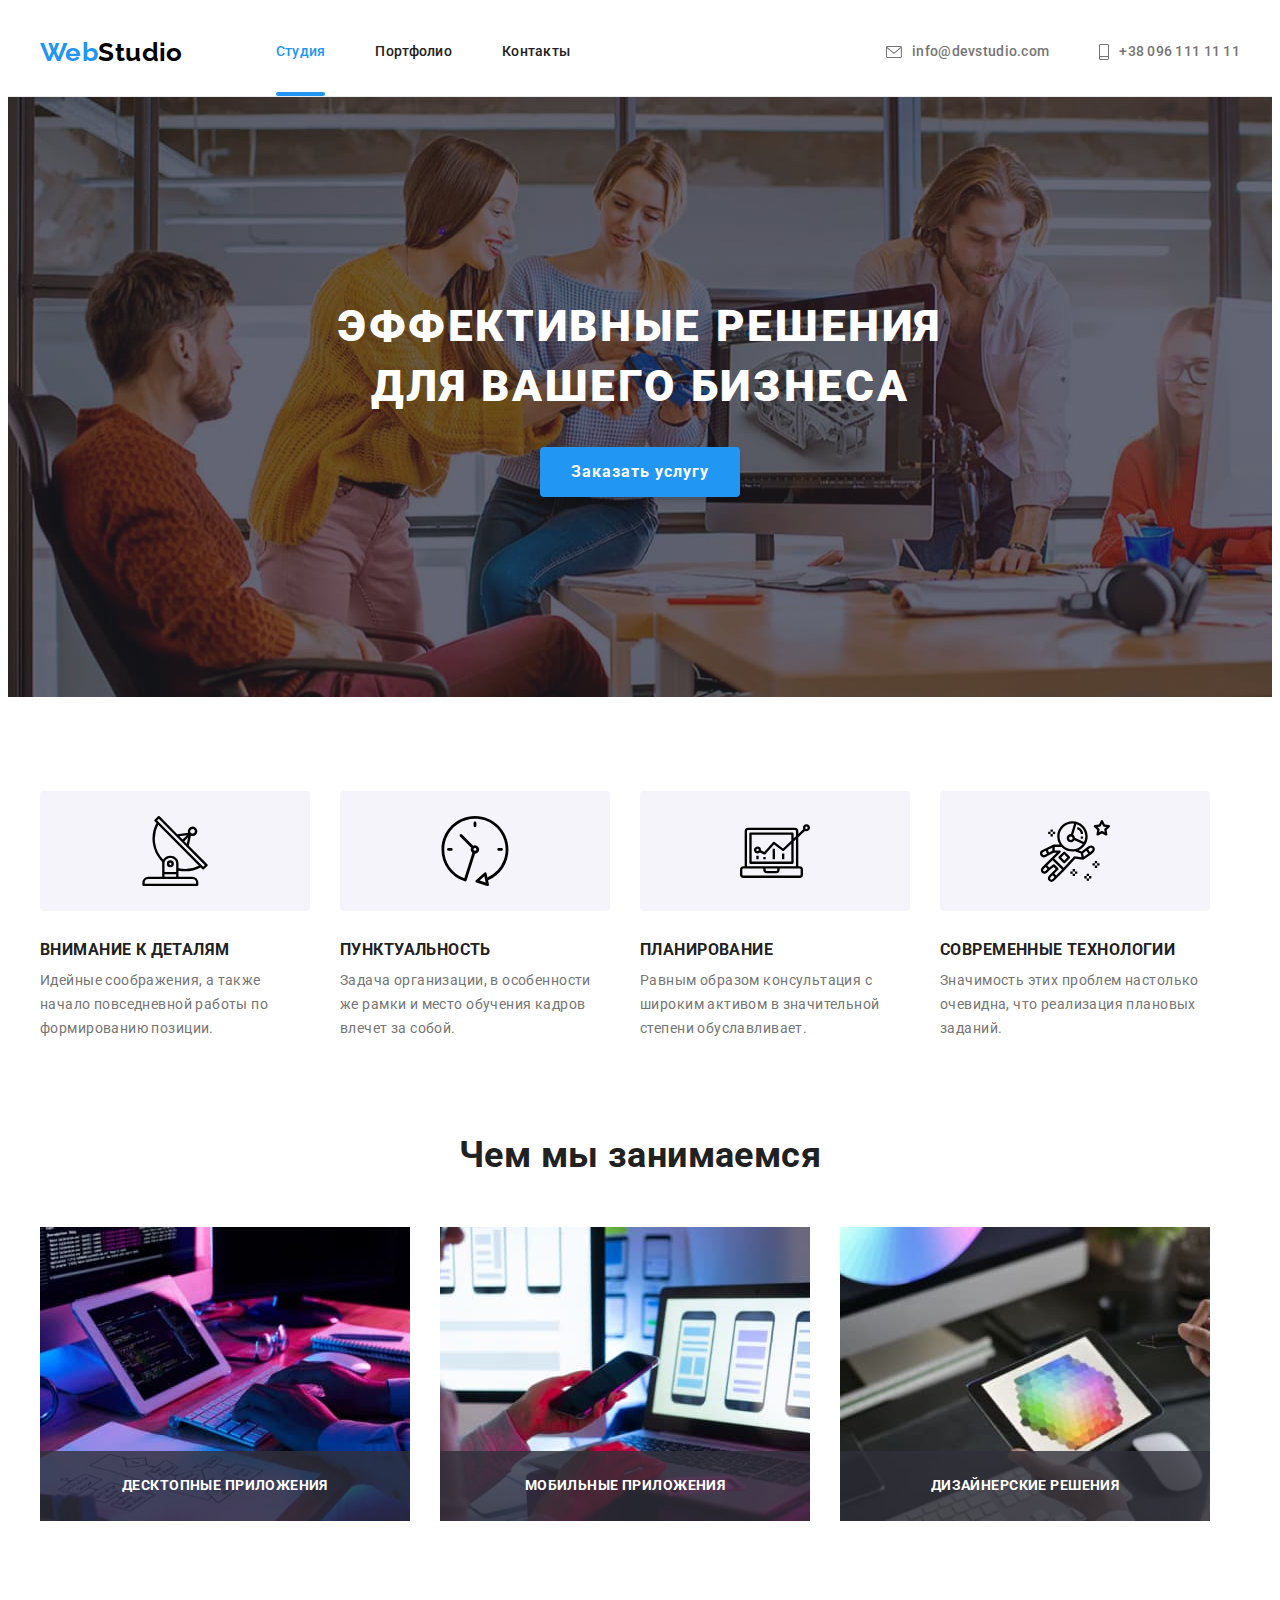
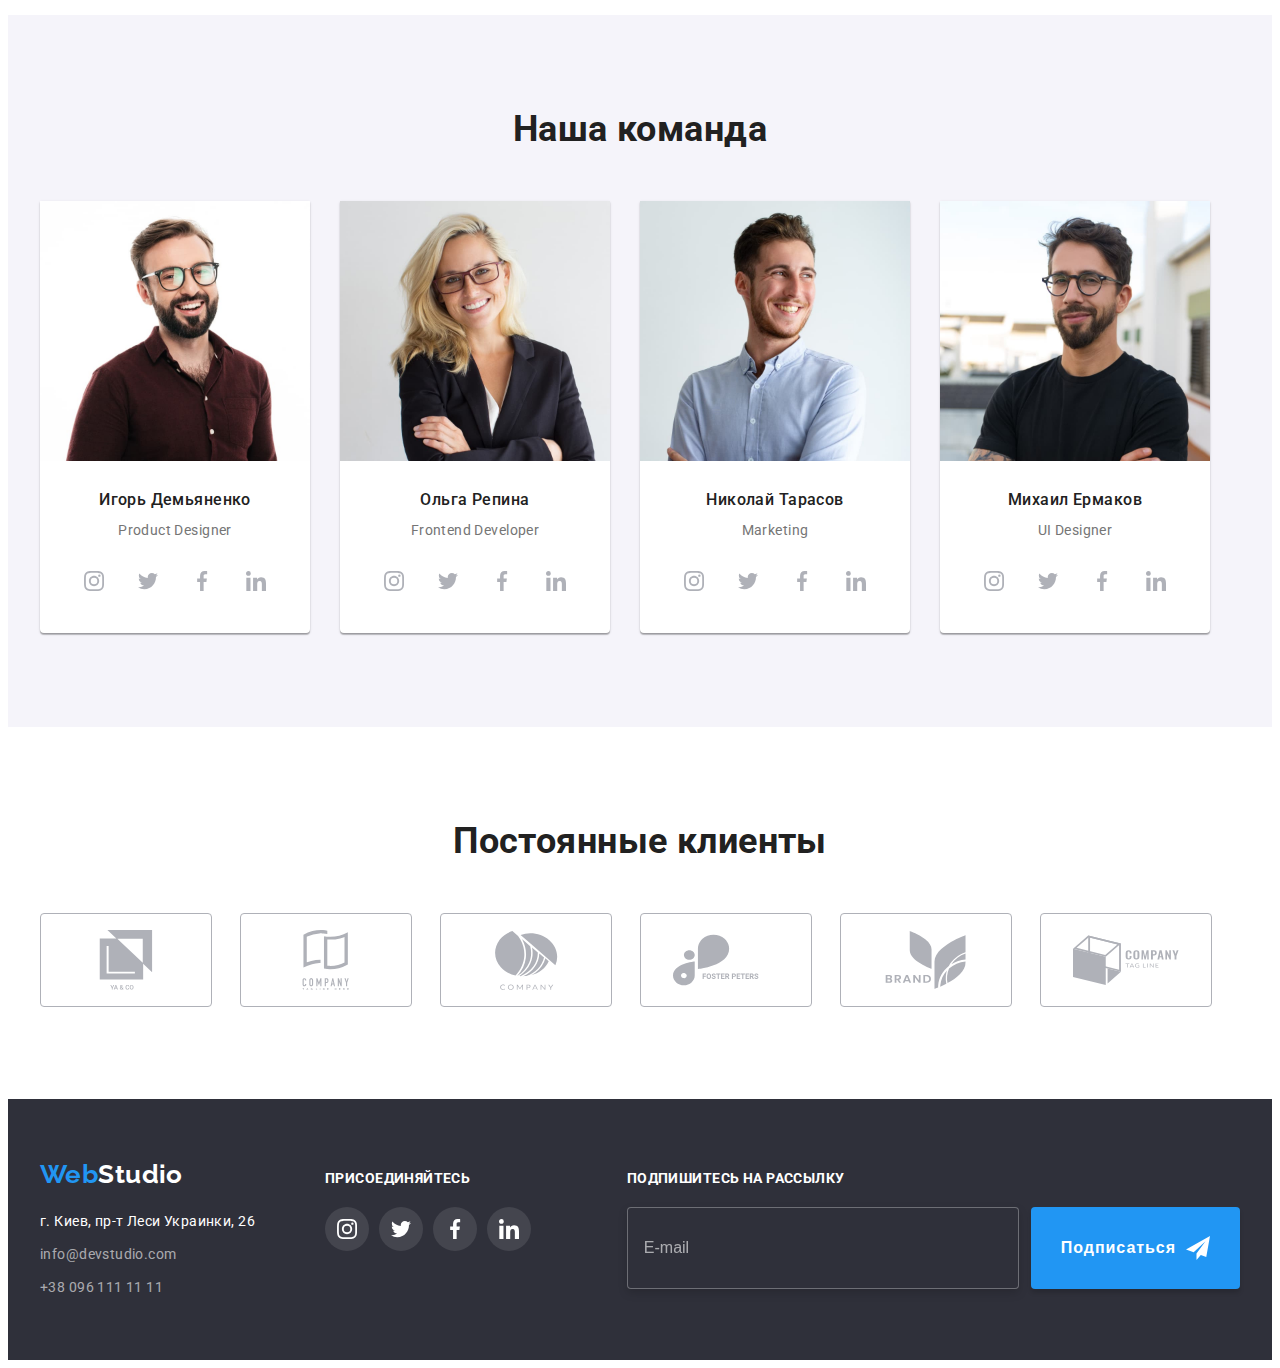
<file: index.html>
<!DOCTYPE html>
<html lang="ru">
  <head>
    <meta charset="UTF-8" />
    <meta http-equiv="X-UA-Compatible" content="IE=edge" />
    <meta name="viewport" content="width=device-width, initial-scale=1.0" />

    <link rel="preconnect" href="https://fonts.googleapis.com" />
    <link rel="preconnect" href="https://fonts.gstatic.com" crossorigin />
    <link
      href="https://fonts.googleapis.com/css2?family=Raleway:wght@700&family=Roboto:wght@400;500;700;900&display=swap"
      rel="stylesheet"
    />
    <link
      rel="stylesheet"
      href="https://cdnjs.cloudflare.com/ajax/libs/modern-normalize/1.1.0/modern-normalize.min.css"
      integrity="sha512-wpPYUAdjBVSE4KJnH1VR1HeZfpl1ub8YT/NKx4PuQ5NmX2tKuGu6U/JRp5y+Y8XG2tV+wKQpNHVUX03MfMFn9Q=="
      crossorigin="anonymous"
      referrerpolicy="no-referrer"
    />
    <link rel="stylesheet" href="./css/style.css" />
    <title>Студия</title>
  </head>
  <body>
    <!-- header -->
    <header class="page-header">
      <div class="container main-nav">
        <a class="logo" href="./index.html">Web<span class="logo-dark">Studio</span></a>
        <nav class="left-nav">
          <ul class="site-nav">
            <li class="site-nav-item">
              <a class="site-nav-link current" href="./index.html">Студия</a>
            </li>
            <li class="site-nav-item">
              <a class="site-nav-link" href="./portfolio.html">Портфолио</a>
            </li>
            <li class="site-nav-item"><a class="site-nav-link" href="/">Контакты</a></li>
          </ul>
        </nav>
        <ul class="contacts-nav">
          <li class="contacts-nav-item">
            <a class="contacts-nav-link" href="mailto:info@devstudio.com">
              <svg class="contacts-nav-icon" width="16" height="12">
                <use href="./images/icons.svg#envelope"></use>
              </svg>
              info@devstudio.com</a
            >
          </li>
          <li class="contacts-nav-item">
            <a class="contacts-nav-link" href="tel:+380961111111">
              <svg class="contacts-nav-icon" width="10" height="16">
                <use href="./images/icons.svg#smartphone"></use>
              </svg>
              +38 096 111 11 11</a
            >
          </li>
        </ul>
      </div>
    </header>
    <main>
      <!-- hero -->
      <section class="hero">
        <div class="container">
          <h1 class="hero-title">Эффективные решения для вашего бизнеса</h1>
          <button data-modal-open class="hero-button" type="button">Заказать услугу</button>
        </div>
      </section>
      <!-- Наши преимущества -->
      <section class="section">
        <div class="container">
          <h2 class="section-title visually-hidden">Наши преимущества</h2>
          <ul class="features">
            <li class="features-item">
              <div class="features-icons">
                <svg class="features-icon-antenna" width="70" height="70">
                  <use href="./images/icons.svg#antenna"></use>
                </svg>
              </div>
              <h3 class="features-title">Внимание к деталям</h3>
              <p>
                Идейные соображения, а также начало повседневной работы по формированию позиции.
              </p>
            </li>
            <li class="features-item">
              <div class="features-icons">
                <svg class="features-icon-clock" width="70" height="70">
                  <use href="./images/icons.svg#clock"></use>
                </svg>
              </div>
              <h3 class="features-title">Пунктуальность</h3>
              <p>
                Задача организации, в особенности же рамки и место обучения кадров влечет за собой.
              </p>
            </li>
            <li class="features-item">
              <div class="features-icons">
                <svg class="features-icon-diagram" width="70" height="70">
                  <use href="./images/icons.svg#diagram"></use>
                </svg>
              </div>
              <h3 class="features-title">Планирование</h3>
              <p>
                Равным образом консультация с широким активом в значительной степени обуславливает.
              </p>
            </li>
            <li class="features-item">
              <div class="features-icons">
                <svg class="features-icon-astronaut" width="70" height="70">
                  <use href="./images/icons.svg#astronaut"></use>
                </svg>
              </div>
              <h3 class="features-title">Современные технологии</h3>
              <p>Значимость этих проблем настолько очевидна, что реализация плановых заданий.</p>
            </li>
          </ul>
        </div>
      </section>
      <!-- Чем мы занимаемся -->
      <section class="section work-section">
        <div class="container">
          <h2 class="section-title">Чем мы занимаемся</h2>
          <ul class="work-img">
            <li class="work-item">
              <img
                class="work-item-img"
                src="./images/box1.jpg"
                alt="Работа за компьютером"
                width="370"
              />
              <div class="work-item-tumb">
                <h3 class="work-item-header">Десктопные приложения</h3>
              </div>
            </li>
            <li class="work-item">
              <img src="./images/box2.jpg" alt="Работа с телефоном" width="370" />
              <div class="work-item-tumb">
                <h3 class="work-item-header">Мобильные приложения</h3>
              </div>
            </li>
            <li class="work-item">
              <img src="./images/box3.jpg" alt="Работа с планшетом" width="370" />
              <div class="work-item-tumb">
                <h3 class="work-item-header">Дизайнерские решения</h3>
              </div>
            </li>
          </ul>
        </div>
      </section>
      <!-- Наша команда -->
      <section class="section section-team">
        <div class="container">
          <h2 class="section-title">Наша команда</h2>
          <ul class="team-desc">
            <li class="team-item">
              <img src="./images/ihor.jpg" alt="Игорь Демьяненко" width="270" />
              <div class="team-tumb">
                <h3 class="team-header">Игорь Демьяненко</h3>
                <p class="team-text" lang="en">Product Designer</p>
                <ul class="team-icons">
                  <li class="team-icons-list">
                    <a class="team-icons-link" href="#">
                      <svg class="team-icons-tumb" width="20" height="20">
                        <use href="./images/icons.svg#instagram"></use>
                      </svg>
                    </a>
                  </li>
                  <li class="team-icons-list">
                    <a class="team-icons-link" href="#">
                      <svg class="team-icons-tumb" width="20" height="20">
                        <use href="./images/icons.svg#twitter"></use>
                      </svg>
                    </a>
                  </li>
                  <li class="team-icons-list">
                    <a class="team-icons-link" href="#">
                      <svg class="team-icons-tumb" width="20" height="20">
                        <use href="./images/icons.svg#facebook"></use>
                      </svg>
                    </a>
                  </li>
                  <li class="team-icons-list">
                    <a class="team-icons-link" href="#">
                      <svg class="team-icons-tumb" width="20" height="20">
                        <use href="./images/icons.svg#linkedin"></use>
                      </svg>
                    </a>
                  </li>
                </ul>
              </div>
            </li>
            <li class="team-item">
              <img src="./images/olha.jpg" alt="Ольга Репина" width="270" />
              <div class="team-tumb">
                <h3 class="team-header">Ольга Репина</h3>
                <p class="team-text" lang="en">Frontend Developer</p>
                <ul class="team-icons">
                  <li class="team-icons-list">
                    <a class="team-icons-link" href="#">
                      <svg class="team-icons-tumb" width="20" height="20">
                        <use href="./images/icons.svg#instagram"></use>
                      </svg>
                    </a>
                  </li>
                  <li class="team-icons-list">
                    <a class="team-icons-link" href="#">
                      <svg class="team-icons-tumb" width="20" height="20">
                        <use href="./images/icons.svg#twitter"></use>
                      </svg>
                    </a>
                  </li>
                  <li class="team-icons-list">
                    <a class="team-icons-link" href="#">
                      <svg class="team-icons-tumb" width="20" height="20">
                        <use href="./images/icons.svg#facebook"></use>
                      </svg>
                    </a>
                  </li>
                  <li class="team-icons-list">
                    <a class="team-icons-link" href="#">
                      <svg class="team-icons-tumb" width="20" height="20">
                        <use href="./images/icons.svg#linkedin"></use>
                      </svg>
                    </a>
                  </li>
                </ul>
              </div>
            </li>
            <li class="team-item">
              <img src="./images/nikolai.jpg" alt="Николай Тарасов" width="270" />
              <div class="team-tumb">
                <h3 class="team-header">Николай Тарасов</h3>
                <p class="team-text" lang="en">Marketing</p>
                <ul class="team-icons">
                  <li class="team-icons-list">
                    <a class="team-icons-link" href="#">
                      <svg class="team-icons-tumb" width="20" height="20">
                        <use href="./images/icons.svg#instagram"></use>
                      </svg>
                    </a>
                  </li>
                  <li class="team-icons-list">
                    <a class="team-icons-link" href="#">
                      <svg class="team-icons-tumb" width="20" height="20">
                        <use href="./images/icons.svg#twitter"></use>
                      </svg>
                    </a>
                  </li>
                  <li class="team-icons-list">
                    <a class="team-icons-link" href="#">
                      <svg class="team-icons-tumb" width="20" height="20">
                        <use href="./images/icons.svg#facebook"></use>
                      </svg>
                    </a>
                  </li>
                  <li class="team-icons-list">
                    <a class="team-icons-link" href="#">
                      <svg class="team-icons-tumb" width="20" height="20">
                        <use href="./images/icons.svg#linkedin"></use>
                      </svg>
                    </a>
                  </li>
                </ul>
              </div>
            </li>
            <li class="team-item">
              <img src="./images/mihail.jpg" alt="Михаил Ермаков" width="270" />
              <div class="team-tumb">
                <h3 class="team-header">Михаил Ермаков</h3>
                <p class="team-text" lang="en">UI Designer</p>
                <ul class="team-icons">
                  <li class="team-icons-list">
                    <a class="team-icons-link" href="#">
                      <svg class="team-icons-tumb" width="20" height="20">
                        <use href="./images/icons.svg#instagram"></use>
                      </svg>
                    </a>
                  </li>
                  <li class="team-icons-list">
                    <a class="team-icons-link" href="#">
                      <svg class="team-icons-tumb" width="20" height="20">
                        <use href="./images/icons.svg#twitter"></use>
                      </svg>
                    </a>
                  </li>
                  <li class="team-icons-list">
                    <a class="team-icons-link" href="#">
                      <svg class="team-icons-tumb" width="20" height="20">
                        <use href="./images/icons.svg#facebook"></use>
                      </svg>
                    </a>
                  </li>
                  <li class="team-icons-list">
                    <a class="team-icons-link" href="#">
                      <svg class="team-icons-tumb" width="20" height="20">
                        <use href="./images/icons.svg#linkedin"></use>
                      </svg>
                    </a>
                  </li>
                </ul>
              </div>
            </li>
          </ul>
        </div>
      </section>
      <!-- Постоянные клиенты -->
      <section class="section">
        <div class="container">
          <h2 class="section-title">Постоянные клиенты</h2>
          <ul class="clients-items">
            <li class="clients-item">
              <a class="clients-link" href="#">
                <svg class="clients-icon" width="106" height="60">
                  <use href="./images/icons.svg#yaco"></use>
                </svg>
              </a>
            </li>
            <li class="clients-item">
              <a class="clients-link" href="#">
                <svg class="clients-icon" width="106" height="60">
                  <use href="./images/icons.svg#taglinehere"></use>
                </svg>
              </a>
            </li>
            <li class="clients-item">
              <a class="clients-link" href="#">
                <svg class="clients-icon" width="106" height="60">
                  <use href="./images/icons.svg#company"></use>
                </svg>
              </a>
            </li>
            <li class="clients-item">
              <a class="clients-link" href="#">
                <svg class="clients-icon" width="106" height="60">
                  <use href="./images/icons.svg#fosterpeters"></use>
                </svg>
              </a>
            </li>
            <li class="clients-item">
              <a class="clients-link" href="#">
                <svg class="clients-icon" width="106" height="60">
                  <use href="./images/icons.svg#companybrand"></use>
                </svg>
              </a>
            </li>
            <li class="clients-item">
              <a class="clients-link" href="#">
                <svg class="clients-icon" width="106" height="60">
                  <use href="./images/icons.svg#tagline"></use>
                </svg>
              </a>
            </li>
          </ul>
        </div>
      </section>
    </main>
    <!-- footer -->
    <footer class="footer">
      <div class="container footer-container">
        <div class="footer-content">
          <a class="logo logo-footer" href="./index.html"
            >Web<span class="logo-white">Studio</span></a
          >
          <address class="adress">
            <ul class="adress-info">
              <li class="adress-info-item">
                <a class="adress-link" href="#">г. Киев, пр-т Леси Украинки, 26</a>
              </li>
              <li class="adress-info-item">
                <a class="adress-info-link" href="mailto:info@devstudio.com">info@devstudio.com</a>
              </li>
              <li class="adress-info-item">
                <a class="adress-info-link" href="tel:+380961111111">+38 096 111 11 11</a>
              </li>
            </ul>
          </address>
        </div>
        <div class="footer-links">
          <h2 class="footer-title">Присоединяйтесь</h2>
          <ul class="footer-social">
            <li class="footer-social-item">
              <a class="footer-social-link" href="#">
                <svg class="footer-social-icon" width="20" height="20">
                  <use href="./images/icons.svg#instagram"></use>
                </svg>
              </a>
            </li>
            <li class="footer-social-item">
              <a class="footer-social-link" href="#">
                <svg class="footer-social-icon" width="20" height="20">
                  <use href="./images/icons.svg#twitter"></use>
                </svg>
              </a>
            </li>
            <li class="footer-social-item">
              <a class="footer-social-link" href="#">
                <svg class="footer-social-icon" width="20" height="20">
                  <use href="./images/icons.svg#facebook"></use>
                </svg>
              </a>
            </li>
            <li class="footer-social-item">
              <a class="footer-social-link" href="#">
                <svg class="footer-social-icon" width="20" height="20">
                  <use href="./images/icons.svg#linkedin"></use>
                </svg>
              </a>
            </li>
          </ul>
        </div>
        <div class="form-container">
          <h2 class="footer-title">Подпишитесь на рассылку</h2>
          <form class="footer-form">
            <label class="footer-label">
              <input class="footer-input" type="email" name="footer-email" placeholder="E-mail" />
            </label>
            <button class="footer-form-button" type="submit">
              Подписаться
              <svg class="footer-form-icon" width="24" height="24">
                <use href="./images/icons.svg#iconsend"></use>
              </svg>
            </button>
          </form>
        </div>
      </div>
    </footer>
    <!-- Модальное окно -->
    <div data-modal class="backdrop is-hidden">
      <div class="modal">
        <button data-modal-close type="button" class="modal-button-close">
          <svg class="modal-icon" width="18" height="18">
            <use href="./images/icons.svg#close"></use>
          </svg>
        </button>
        <form class="form">
          <h2 class="modal-title">Оставьте свои данные, мы вам перезвоним</h2>

          <label class="form-label"
            >Имя
            <input type="username" name="name" class="form-input" />
            <svg class="form-icon" width="12" height="12">
              <use href="./images/icons.svg#usericon"></use>
            </svg>
          </label>

          <label class="form-label"
            >Телефон
            <input type="tel" name="tel" class="form-input" />

            <svg class="form-icon" width="13" height="13">
              <use href="./images/icons.svg#userphone"></use>
            </svg>
          </label>

          <label class="form-label"
            >Почта
            <input type="email" name="email" class="form-input" />

            <svg class="form-icon" width="15" height="12">
              <use href="./images/icons.svg#usermail"></use>
            </svg>
          </label>

          <label class="form-label form-comment">
            Комментарий
            <textarea
              class="form-input comment"
              name="comment"
              id="comment"
              rows="10"
              placeholder="Введите текст"
            ></textarea>
          </label>

          <label class="form-checkbox">
            <input type="checkbox" name="checkbox" class="checkbox-input visually-hidden" />
            <span class="checkbox-empty">
              <svg class="checkbox-icon" width="16" height="15">
                <use href="./images/icons.svg#icon-check"></use>
              </svg>
            </span>
            Соглашаюсь с рассылкой и принимаю
            <a class="form-checkbox-link" href="#">Условия договора</a>
          </label>

          <button class="modal-button" type="submit">Отправить</button>
        </form>
      </div>
    </div>
    <script src="./js/modal.js"></script>
  </body>
</html>
</file>
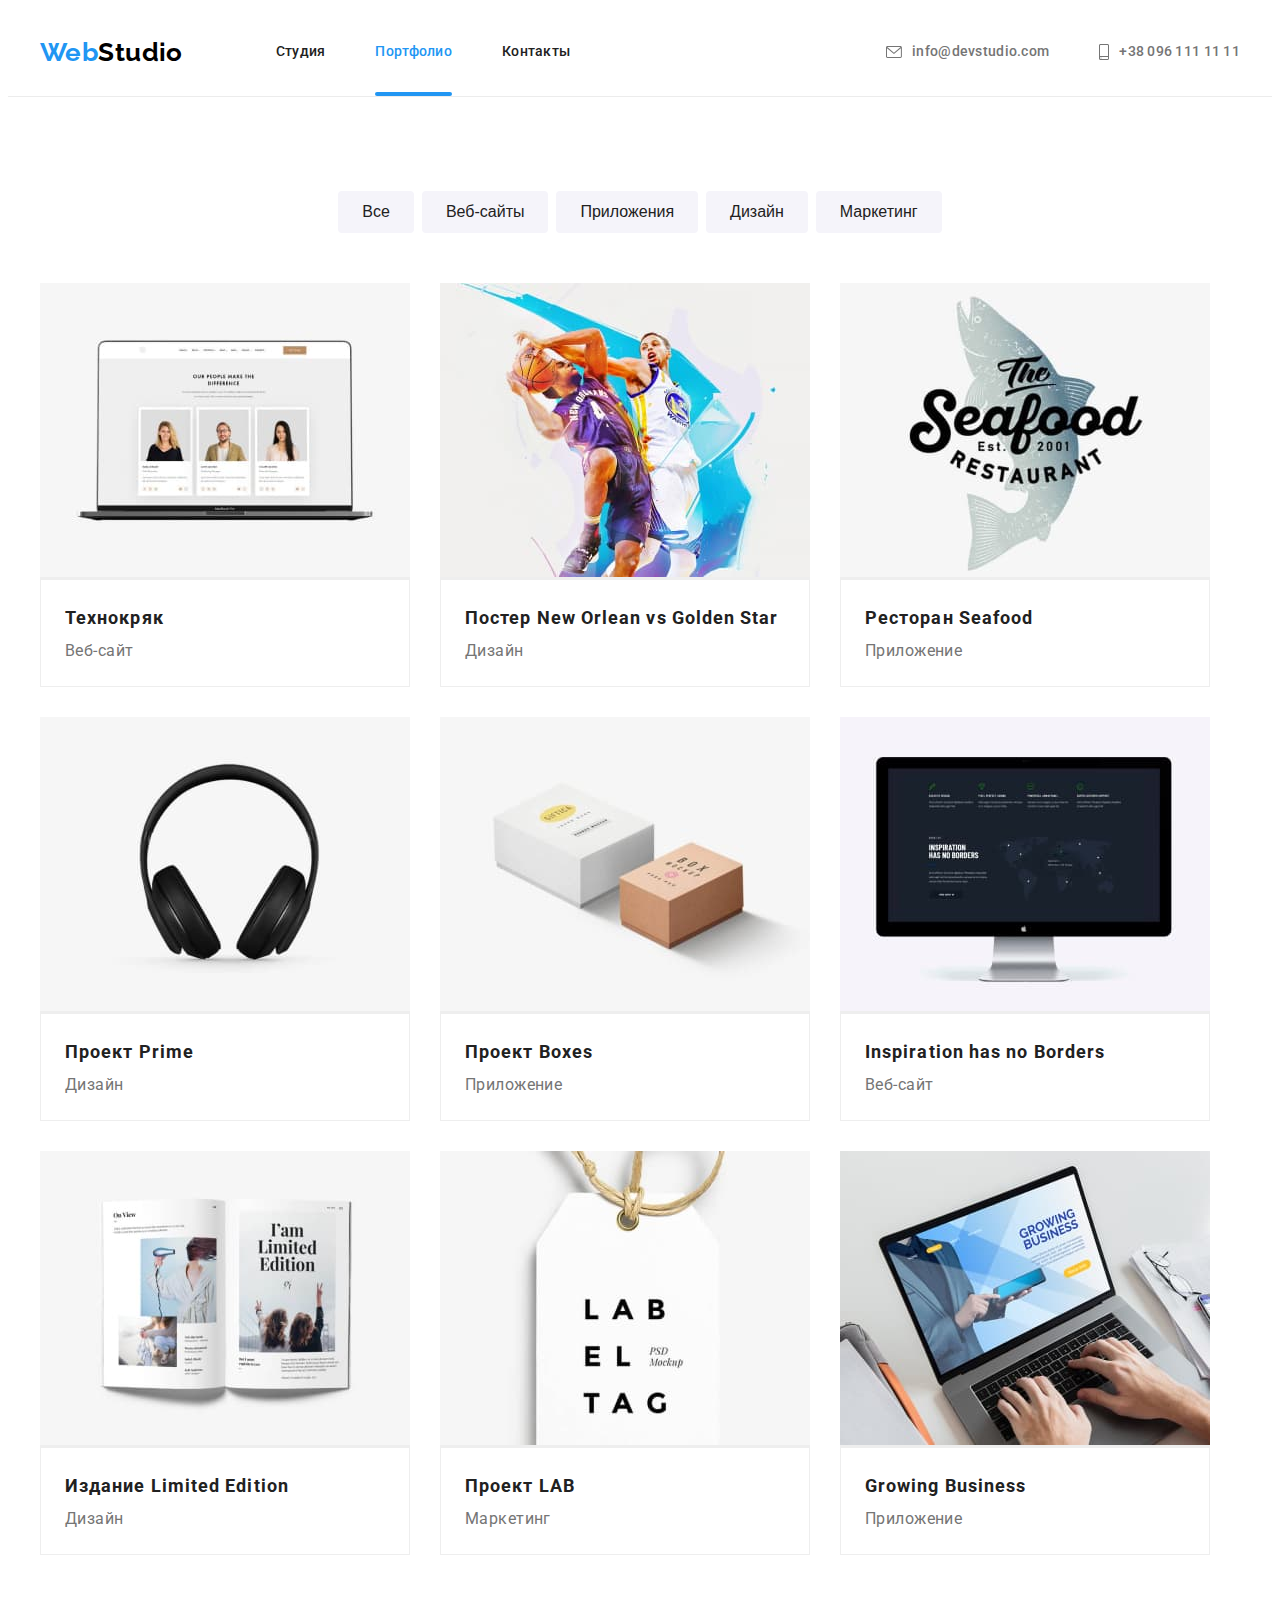
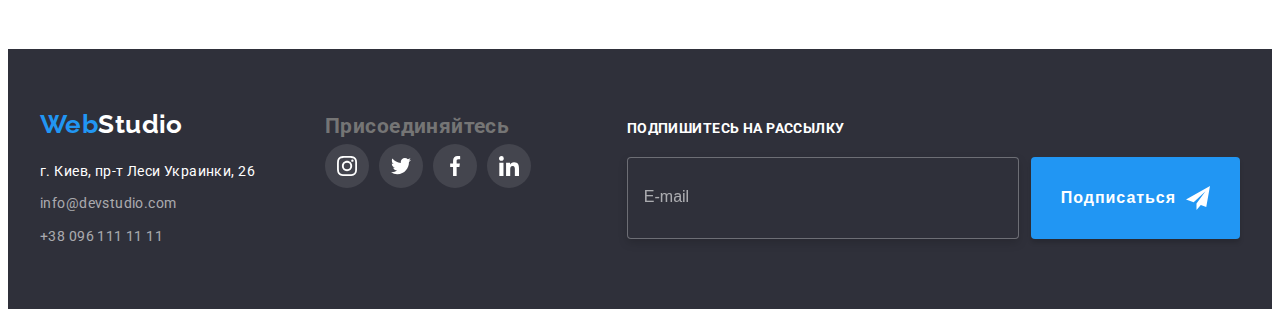
<file: portfolio.html>
<!DOCTYPE html>
<html lang="ru">
  <head>
    <meta charset="UTF-8" />
    <meta http-equiv="X-UA-Compatible" content="IE=edge" />
    <meta name="viewport" content="width=device-width, initial-scale=1.0" />
    <link rel="preconnect" href="https://fonts.googleapis.com" />
    <link rel="preconnect" href="https://fonts.gstatic.com" crossorigin />
    <link
      href="https://fonts.googleapis.com/css2?family=Raleway:wght@700&family=Roboto:wght@400;500;700;900&display=swap"
      rel="stylesheet"
    />
    <link
      rel="stylesheet"
      href="https://cdnjs.cloudflare.com/ajax/libs/modern-normalize/1.1.0/modern-normalize.min.css"
      integrity="sha512-wpPYUAdjBVSE4KJnH1VR1HeZfpl1ub8YT/NKx4PuQ5NmX2tKuGu6U/JRp5y+Y8XG2tV+wKQpNHVUX03MfMFn9Q=="
      crossorigin="anonymous"
      referrerpolicy="no-referrer"
    />
    <link rel="stylesheet" href="./css/style.css" />
    <title>Портфолио</title>
  </head>
  <body>
    <!-- header -->
    <header class="page-header">
      <div class="container main-nav">
        <a class="logo" href="./index.html">Web<span class="logo-dark">Studio</span></a>
        <nav class="left-nav">
          <ul class="site-nav">
            <li class="site-nav-item">
              <a class="site-nav-link" href="./index.html">Студия</a>
            </li>
            <li class="site-nav-item">
              <a class="site-nav-link current" href="./portfolio.html">Портфолио</a>
            </li>
            <li class="site-nav-item"><a class="site-nav-link" href="/">Контакты</a></li>
          </ul>
        </nav>
        <ul class="contacts-nav">
          <li class="contacts-nav-item">
            <a class="contacts-nav-link" href="mailto:info@devstudio.com">
              <svg class="contacts-nav-icon" width="16" height="12">
                <use href="./images/icons.svg#envelope"></use>
              </svg>
              info@devstudio.com</a
            >
          </li>
          <li class="contacts-nav-item">
            <a class="contacts-nav-link" href="tel:+380961111111">
              <svg class="contacts-nav-icon" width="10" height="16">
                <use href="./images/icons.svg#smartphone"></use>
              </svg>
              +38 096 111 11 11</a
            >
          </li>
        </ul>
      </div>
    </header>
    <main>
      <!-- Фильтр наших работ -->
      <section class="section">
        <div class="container">
          <h1 class="filter-title visually-hidden">Фильтр наших работ</h1>
          <ul class="filter">
            <li class="filter-item"><button class="filter-button" type="button">Все</button></li>
            <li class="filter-item">
              <button class="filter-button" type="button">Веб-сайты</button>
            </li>
            <li class="filter-item">
              <button class="filter-button" type="button">Приложения</button>
            </li>
            <li class="filter-item"><button class="filter-button" type="button">Дизайн</button></li>
            <li class="filter-item">
              <button class="filter-button" type="button">Маркетинг</button>
            </li>
          </ul>
          <!-- Примеры работ -->
          <ul class="gallery-items">
            <li class="gallery-item">
              <a class="gallery-link" href="#">
                <div class="gallery-overlay">
                  <img
                    class="gallery-img"
                    src="./images/pimg1.jpg"
                    alt="Страница веб-сайта"
                    width="370"
                  />

                  <p class="gallery-overlay-text">
                    Технокряк это современная площадка распространения коронавируса. Компании
                    используют эту платформу для цифрового шпионажа и атак на защищённые сервера
                    конкурентов.
                  </p>
                </div>
                <div class="gallery-examples">
                  <h2 class="gallery-subtitle">Технокряк</h2>
                  <p class="gallery-text">Веб-сайт</p>
                </div>
              </a>
            </li>
            <li class="gallery-item">
              <a class="gallery-link" href="#">
                <div class="gallery-overlay">
                  <img
                    src="./images/pimg2.jpg"
                    alt="Постер New Orlean vs Golden Star"
                    width="370"
                  />
                  <p class="gallery-overlay-text">
                    Технокряк это современная площадка распространения коронавируса. Компании
                    используют эту платформу для цифрового шпионажа и атак на защищённые сервера
                    конкурентов.
                  </p>
                </div>
                <div class="gallery-examples">
                  <h2 class="gallery-subtitle">Постер New Orlean vs Golden Star</h2>
                  <p class="gallery-text">Дизайн</p>
                </div>
              </a>
            </li>
            <li class="gallery-item">
              <a class="gallery-link" href="#">
                <div class="gallery-overlay">
                  <img src="./images/pimg3.jpg" alt="Ресторан Seafood" width="370" />
                  <p class="gallery-overlay-text">
                    Технокряк это современная площадка распространения коронавируса. Компании
                    используют эту платформу для цифрового шпионажа и атак на защищённые сервера
                    конкурентов.
                  </p>
                </div>
                <div class="gallery-examples">
                  <h2 class="gallery-subtitle">Ресторан Seafood</h2>
                  <p class="gallery-text">Приложение</p>
                </div>
              </a>
            </li>
            <li class="gallery-item">
              <a class="gallery-link" href="#">
                <div class="gallery-overlay">
                  <img src="./images/pimg4.jpg" alt="Наушники" width="370" />
                  <p class="gallery-overlay-text">
                    Технокряк это современная площадка распространения коронавируса. Компании
                    используют эту платформу для цифрового шпионажа и атак на защищённые сервера
                    конкурентов.
                  </p>
                </div>
                <div class="gallery-examples">
                  <h2 class="gallery-subtitle">Проект Prime</h2>
                  <p class="gallery-text">Дизайн</p>
                </div>
              </a>
            </li>
            <li class="gallery-item">
              <a class="gallery-link" href="#">
                <div class="gallery-overlay">
                  <img src="./images/pimg5.jpg" alt="Белая и коричневая коробки" width="370" />
                  <p class="gallery-overlay-text">
                    Технокряк это современная площадка распространения коронавируса. Компании
                    используют эту платформу для цифрового шпионажа и атак на защищённые сервера
                    конкурентов.
                  </p>
                </div>
                <div class="gallery-examples">
                  <h2 class="gallery-subtitle">Проект Boxes</h2>
                  <p class="gallery-text">Приложение</p>
                </div>
              </a>
            </li>
            <li class="gallery-item">
              <a class="gallery-link" href="#">
                <div class="gallery-overlay">
                  <img
                    src="./images/pimg6.jpg"
                    alt="Страница сайта Inspiration has no Borders"
                    width="370"
                  />
                  <p class="gallery-overlay-text">
                    Технокряк это современная площадка распространения коронавируса. Компании
                    используют эту платформу для цифрового шпионажа и атак на защищённые сервера
                    конкурентов.
                  </p>
                </div>
                <div class="gallery-examples">
                  <h2 class="gallery-subtitle">Inspiration has no Borders</h2>
                  <p class="gallery-text">Веб-сайт</p>
                </div>
              </a>
            </li>
            <li class="gallery-item">
              <a class="gallery-link" href="#">
                <div class="gallery-overlay">
                  <img src="./images/pimg7.jpg" alt="Открытый журнал" width="370" />
                  <p class="gallery-overlay-text">
                    Технокряк это современная площадка распространения коронавируса. Компании
                    используют эту платформу для цифрового шпионажа и атак на защищённые сервера
                    конкурентов.
                  </p>
                </div>
                <div class="gallery-examples">
                  <h2 class="gallery-subtitle">Издание Limited Edition</h2>
                  <p class="gallery-text">Дизайн</p>
                </div>
              </a>
            </li>
            <li class="gallery-item">
              <a class="gallery-link" href="#">
                <div class="gallery-overlay">
                  <img src="./images/pimg8.jpg" alt="Брелок с надписью LAB EL TAG" width="370" />
                  <p class="gallery-overlay-text">
                    Технокряк это современная площадка распространения коронавируса. Компании
                    используют эту платформу для цифрового шпионажа и атак на защищённые сервера
                    конкурентов.
                  </p>
                </div>
                <div class="gallery-examples">
                  <h2 class="gallery-subtitle">Проект LAB</h2>
                  <p class="gallery-text">Маркетинг</p>
                </div>
              </a>
            </li>
            <li class="gallery-item">
              <a class="gallery-link" href="#">
                <div class="gallery-overlay">
                  <img
                    src="./images/pimg9.jpg"
                    alt="Открытый ноутбук со страницей Growing Business"
                    width="370"
                  />
                  <p class="gallery-overlay-text">
                    Технокряк это современная площадка распространения коронавируса. Компании
                    используют эту платформу для цифрового шпионажа и атак на защищённые сервера
                    конкурентов.
                  </p>
                </div>
                <div class="gallery-examples">
                  <h2 class="gallery-subtitle">Growing Business</h2>
                  <p class="gallery-text">Приложение</p>
                </div>
              </a>
            </li>
          </ul>
        </div>
      </section>
    </main>
    <!-- footer -->
    <footer class="footer">
      <div class="container footer-container">
        <div class="footer-content">
          <a class="logo logo-footer" href="./index.html"
            >Web<span class="logo-white">Studio</span></a
          >
          <address class="adress">
            <ul class="adress-info">
              <li class="adress-info-item">
                <a class="adress-link" href="#">г. Киев, пр-т Леси Украинки, 26</a>
              </li>
              <li class="adress-info-item">
                <a class="adress-info-link" href="mailto:info@devstudio.com">info@devstudio.com</a>
              </li>
              <li class="adress-info-item">
                <a class="adress-info-link" href="tel:+380961111111">+38 096 111 11 11</a>
              </li>
            </ul>
          </address>
        </div>
        <div class="footer-links">
          <h2 class="footer-social-header">Присоединяйтесь</h2>
          <ul class="footer-social">
            <li class="footer-social-item">
              <a class="footer-social-link" href="#">
                <svg class="footer-social-icon" width="20" height="20">
                  <use href="./images/icons.svg#instagram"></use>
                </svg>
              </a>
            </li>
            <li class="footer-social-item">
              <a class="footer-social-link" href="#">
                <svg class="footer-social-icon" width="20" height="20">
                  <use href="./images/icons.svg#twitter"></use>
                </svg>
              </a>
            </li>
            <li class="footer-social-item">
              <a class="footer-social-link" href="#">
                <svg class="footer-social-icon" width="20" height="20">
                  <use href="./images/icons.svg#facebook"></use>
                </svg>
              </a>
            </li>
            <li class="footer-social-item">
              <a class="footer-social-link" href="#">
                <svg class="footer-social-icon" width="20" height="20">
                  <use href="./images/icons.svg#linkedin"></use>
                </svg>
              </a>
            </li>
          </ul>
        </div>
        <div class="form-container">
          <h2 class="footer-title">Подпишитесь на рассылку</h2>
          <form class="footer-form">
            <label class="footer-label">
              <input class="footer-input" type="email" name="footer-email" placeholder="E-mail" />
            </label>
            <button class="footer-form-button" type="submit">
              Подписаться
              <svg class="footer-form-icon" width="24" height="24">
                <use href="./images/icons.svg#iconsend"></use>
              </svg>
            </button>
          </form>
        </div>
      </div>
    </footer>
  </body>
</html>
</file>
<file: css/style.css>
:root {
  --text-color-logo: #2196f3;
  --text-color-sec: #212121;
  --text-color-main: #757575;
  --text-color-white: #ffffff;
  --herobgc: #2f303a;
  --mainbgc: #ffffff;
  --secbgc: #f5f4fa;
  --iconsfill: #afb1b8;
  --timing-function: cubic-bezier(0.4, 0, 0.2, 1);
  --transition-duration: 250ms;
}
body {
  font-family: Roboto, sans-serif;
  font-size: 14px;
  line-height: 1.71;
  letter-spacing: 0.03em;
  color: var(--text-color-main);
}
h1,
h2,
h3,
p {
  margin-top: 0;
  margin-bottom: 0;
}
a {
  text-decoration: none;
}
ul {
  list-style-type: none;
  padding: 0;
  margin: 0;
}
img {
  display: block;
  max-width: 100%;
  height: auto;
}
textarea {
  resize: none;
}
.container {
  width: 1200px;
  padding: 0 15px;
  margin: 0 auto;
}
.section {
  padding: 94px 0;
}
/* header */
.page-header {
  border-bottom-width: 1px;
  border-bottom-style: solid;
  border-bottom-color: #ececec;
}
.main-nav {
  display: flex;
  align-items: center;
}
.left-nav {
  margin-left: 93px;
}
.logo {
  font-family: Raleway;
  font-weight: 700;
  font-size: 26px;
  line-height: 1.19;
  color: var(--text-color-logo);
}
.logo-dark {
  color: #000000;
}
.logo-white {
  color: var(--text-color-white);
}
.logo-footer {
  display: block;
  margin-bottom: 20px;
}
.site-nav {
  display: flex;
}
.site-nav-item {
  position: relative;
  display: block;

  padding-top: 32px;
  padding-bottom: 32px;
}
.site-nav-item:not(:last-child) {
  margin-right: 50px;
}
.site-nav-link:hover,
.site-nav-link:focus {
  color: var(--text-color-logo);
}
.site-nav .current {
  color: var(--text-color-logo);
}
.site-nav-link {
  font-weight: 500;
  line-height: 1.14;
  letter-spacing: 0.02em;
  color: var(--text-color-sec);
  transition: color var(--transition-duration) var(--timing-function);
}
.current::after {
  position: absolute;
  bottom: 0;
  content: '';
  display: block;
  width: 100%;
  height: 4px;
  border-radius: 2px;
  background-color: var(--text-color-logo);
}
.contacts-nav {
  justify-content: center;
  display: flex;
  margin-left: auto;
}
.contacts-nav-item:not(:last-child) {
  margin-right: 50px;
}
.contacts-nav-link {
  display: flex;
  align-items: center;
  font-weight: 500;
  line-height: 1.14;
  letter-spacing: 0.02em;
  color: var(--text-color-main);
  transition: color var(--transition-duration) var(--timing-function);
}
.contacts-nav-link:focus,
.contacts-nav-link:hover {
  color: var(--text-color-logo);
}
.contacts-nav-icon {
  fill: currentColor;
  margin-right: 10px;
}

/* Studio-main */
/* hero */
.hero {
  padding: 200px 0;
  margin-left: auto;
  margin-right: auto;
  text-align: center;
  max-width: 1600px;
  background-position: center;
  background-size: cover;
  background: var(--herobgc);
  background-image: linear-gradient(to right, rgba(47, 48, 58, 0.4), rgba(47, 48, 58, 0.4)),
    url(../images/herobgc.jpg);
}
.hero-title {
  margin-bottom: 30px;
  margin-left: auto;
  margin-right: auto;
  width: 696px;
  font-weight: 900;
  font-size: 44px;
  line-height: 1.36;
  letter-spacing: 0.06em;
  text-transform: uppercase;
  color: var(--text-color-white);
}
.hero-button {
  cursor: pointer;
  font-family: Roboto;
  font-weight: 700;
  font-size: 16px;
  line-height: 1.87;
  letter-spacing: 0.06em;
  color: var(--text-color-white);
  min-width: 200px;
  min-height: 50px;
  background-color: var(--text-color-logo);
  box-shadow: 0px 4px 4px rgba(0, 0, 0, 0.15);
  border-radius: 4px;
  border-color: transparent;
}
/* Наши преимущества */
.section-title {
  margin-bottom: 50px;
  text-align: center;
  font-weight: 700;
  font-size: 36px;
  line-height: 1.16;
  color: var(--text-color-sec);
}
.visually-hidden {
  position: absolute;
  clip: rect(0 0 0 0);
  width: 1px;
  height: 1px;
  margin: -1px;
}
.features {
  display: flex;
}
.features-item {
  width: 270px;
}
.features-item:not(:last-child) {
  margin-right: 30px;
}
.features-icons {
  display: flex;
  align-items: center;
  justify-content: center;
  height: 120px;
  margin-bottom: 30px;
  background-color: var(--secbgc);
  border-radius: 4px;
}
.features-title {
  margin-bottom: 10px;
  font-weight: 700;
  line-height: 1.14;
  text-transform: uppercase;
  color: var(--text-color-sec);
}
/* Чем мы занимаемся */
.work-section {
  padding-top: 0;
}

.work-img {
  display: flex;
}

.work-item:not(:last-child) {
  margin-right: 30px;
}
.work-item {
  position: relative;
}
.work-item-tumb {
  display: flex;
  justify-content: center;
  align-items: center;
  position: absolute;
  bottom: 0;
  width: 370px;
  height: 70px;
  background-color: rgba(47, 48, 58, 0.8);
}
.work-item-header {
  font-size: 14px;
  font-weight: 700;
  line-height: 1.14;
  text-transform: uppercase;

  color: var(--text-color-white);
}
/* Наша команда */
.section-team {
  background-color: var(--secbgc);
}
.team-desc {
  display: flex;
  text-align: center;
}
.team-item {
  background: #ffffff;
  box-shadow: 0px 1px 3px rgba(0, 0, 0, 0.12), 0px 1px 1px rgba(0, 0, 0, 0.14),
    0px 2px 1px rgba(0, 0, 0, 0.2);
  border-radius: 0px 0px 4px 4px;
}
.team-item:not(:last-child) {
  margin-right: 30px;
}

.team-tumb {
  padding: 30px 0;
}
/* icons */
.team-icons {
  display: flex;
  justify-content: center;
}
.team-icons-list:not(:last-child) {
  margin-right: 10px;
}
.team-icons-link {
  display: flex;
  justify-content: center;
  align-items: center;
  width: 44px;
  height: 44px;
  border-radius: 50%;
  color: var(--iconsfill);
  background-color: var(--mainbgc);
  transition: color var(--transition-duration) var(--timing-function),
    background-color var(--transition-duration) var(--timing-function);
}
.team-icons-link:hover,
.team-icons-link:focus {
  color: var(--text-color-white);
  background-color: var(--text-color-logo);
}
.team-icons-tumb {
  fill: currentColor;
}

.team-header {
  margin-bottom: 10px;
  font-weight: 500;
  font-size: 16px;
  line-height: 1.18;
  color: var(--text-color-sec);
}
.team-text {
  margin-bottom: 16px;
}
/* Постоянные клиенты */
.clients-items {
  display: flex;
  /* justify-content: center; */
}
.clients-item {
  width: 170px;
  height: 92px;
}
.clients-item:not(:last-child) {
  margin-right: 30px;
}
.clients-link {
  display: flex;
  justify-content: center;
  align-items: center;
  width: 100%;
  height: 100%;
  border-radius: 4px;
  border: 1px solid #afb1b8;
  color: var(--iconsfill);
  transition: color var(--transition-duration) var(--timing-function),
    border-color var(--transition-duration) var(--timing-function);
}
.clients-link:hover,
.clients-link:focus {
  color: var(--text-color-logo);
  border-color: var(--text-color-logo);
}

.clients-icon {
  fill: currentColor;
}
/* footer */
.footer {
  padding: 60px 0;
  background: var(--herobgc);
}
.footer-container {
  display: flex;
  align-items: baseline;
}
.footer-content {
  margin-right: 70px;
}
.adress {
  font-style: normal;
}

.adress-info-link {
  transition: color var(--transition-duration) var(--timing-function);
  color: rgba(255, 255, 255, 0.6);
}
.adress-link {
  color: var(--text-color-white);
}
.adress-info-link:focus,
.adress-info-link:hover {
  color: var(--text-color-logo);
}
.adress-info-item:not(:last-child) {
  margin-bottom: 9px;
}
/* icons */
.footer-title {
  margin-bottom: 20px;
  font-weight: 700;
  font-size: 14px;
  line-height: 1.14;
  text-transform: uppercase;
  color: var(--text-color-white);
}
.footer-social {
  display: flex;
}
.footer-social-item:not(:last-child) {
  margin-right: 10px;
}
.footer-social-link {
  border-radius: 50%;
  display: flex;
  justify-content: center;
  align-items: center;
  width: 44px;
  height: 44px;
  color: var(--text-color-white);
  background-color: rgba(255, 255, 255, 0.1);
  transition: background-color var(--transition-duration) var(--timing-function);
}
.footer-social-link:hover,
.footer-social-link:focus {
  background-color: var(--text-color-logo);
}
.footer-social-icon {
  fill: currentColor;
}
.form-container{
  margin-left: auto;
}
.footer-form {
  display: flex;
}
.footer-label {
  margin-right: 12px;
}
.footer-input {
  cursor: pointer;
  padding: 15px 16px;
  width: 358px;
height: 50px;
 border: 1px solid rgba(255, 255, 255, 0.3);
filter: drop-shadow(0px 4px 4px rgba(0, 0, 0, 0.15));
border-radius: 4px;
background-color: var(--herobgc);
}
.footer-input::placeholder {
  font-size: 16px;
line-height: 1.25;
color: rgba(255, 255, 255, 0.6);

}
.footer-form-button {
  cursor: pointer;
  padding: 10px 28px;
  font-weight: 700;
font-size: 16px;
line-height: 1.87;
display: flex;
align-items: center;
letter-spacing: 0.06em;
background: var(--text-color-logo);
box-shadow: 0px 4px 4px rgba(0, 0, 0, 0.15);
border-radius: 4px;
border-color: transparent;
color: var(--text-color-white);
}
.footer-form-icon {
  fill: #ffffff;
  margin-left: 10px;
}
/* portfolio */

/* button */
.filter {
  display: flex;
  justify-content: center;
  margin-bottom: 50px;
}

.filter-item:not(:last-child) {
  margin-right: 8px;
}
.filter .filter-button:focus,
.filter .filter-button:hover {
  color: var(--text-color-white);
  background-color: var(--text-color-logo);
  box-shadow: 0px 3px 1px rgba(0, 0, 0, 0.1), 0px 1px 2px rgba(0, 0, 0, 0.08),
    0px 2px 2px rgba(0, 0, 0, 0.12);
  border-radius: 4px;
}

.filter-button {
  cursor: pointer;
  padding: 6px 22px;
  font-weight: 500;
  font-size: 16px;
  line-height: 1.62;
  text-align: center;
  color: var(--text-color-sec);
  background-color: var(--secbgc);
  border-radius: 4px;
  border-color: transparent;
  transition: color var(--transition-duration) var(--timing-function),
    background-color var(--transition-duration) var(--timing-function),
    box-shadow var(--transition-duration) var(--timing-function);
}
.gallery-items {
  display: flex;
  flex-wrap: wrap;
}
.gallery-subtitle {
  font-weight: 700;
  font-size: 18px;
  line-height: 2;
  letter-spacing: 0.06em;
  color: var(--text-color-sec);
}
.gallery-text {
  color: var(--text-color-main);
  font-size: 16px;
  line-height: 1.87;
}
.gallery-item {
  margin-bottom: 30px;
  margin-right: 30px;
}
.gallery-link {
  display: block;
  transition: box-shadow var(--transition-duration) var(--text-color-white);
}
.gallery-link:hover,
.gallery-link:focus {
  box-shadow: 0px 1px 1px rgba(0, 0, 0, 0.12), 0px 4px 4px rgba(0, 0, 0, 0.06),
    1px 4px 6px rgba(0, 0, 0, 0.16);
}
.gallery-overlay {
  position: relative;
  overflow: hidden;
}
.gallery-overlay-text {
  position: absolute;
  padding: 63px 24px;
  font-size: 18px;
  line-height: 1.56;
  transform: translateY(0%);
  transition: transform var(--transition-duration) var(--timing-function);
  background-color: rgba(33, 150, 243, 0.9);
  color: var(--text-color-white);
}
.gallery-link:hover .gallery-overlay-text,
.gallery-link:focus .gallery-overlay-text {
  transform: translateY(-100%);
}
.gallery-examples {
  background-color: #ffffff;
  border-bottom-width: 1px;
  border-left-width: 1px;
  border-right-width: 1px;
  border-style: solid;
  border-color: #eeeeee;
  padding: 20px 24px;
}

.gallery-item:nth-child(3n) {
  margin-right: 0;
}
.gallery-item:nth-last-child(-n + 3) {
  margin-bottom: 0px;
}
/* Модальное окно */
.backdrop {
  position: fixed;
  top: 0;
  left: 0;
  width: 100%;
  height: 100%;
  background-color: rgba(0, 0, 0, 0.2);
  
}
.backdrop.is-hidden {
  visibility: hidden;
  opacity: 0;
  pointer-events: none;
}
.backdrop.is-hidden .modal {
  transform: scale(0.5) translate(-50%, -50%);
  opacity: 0;
 
}
.modal {
  padding: 40px;
  position: absolute;
  top: 50%;
  left: 50%;
  min-width: 528px;
  min-height: 581px;
  opacity: 1;
  transform: scale(1) translate(-50%, -50%);
  transition: transform var(--transition-duration) var(--timing-function),
    opacity var(--transition-duration) var(--timing-function);
  background-color: var(--mainbgc);
}
.modal-title {
  margin-bottom: 12px;
  font-weight: 700;
  font-size: 20px;
  line-height: 1.15;
  text-align: center;
  color: var(--text-color-sec);
}
.modal-button-close {
  cursor: pointer;
  display: flex;
  justify-content: center;
  align-items: center;
  position: absolute;
  top: 8px;
  right: 8px;
  border-radius: 50%;

  width: 30px;
  height: 30px;
  border: 1px solid rgba(0, 0, 0, 0.1);
  background-color: var(--mainbgc);
}
.modal-button-close:focus .modal-icon,
.modal-button-close:hover .modal-icon {
  fill: var(--text-color-logo);
}
.modal-icon {
  transition: fill var(--transition-duration); var(--timing-function);
  fill: #000000;
}
.form-label {
  position: relative;
  display: flex;
  flex-direction: column;
  font-size: 12px;
  line-height: 1.16;
  letter-spacing: 0.01em;
  margin-bottom: 10px;
    
}
.form-comment {
  margin-bottom: 20px;
}

.form-input::placeholder {
  font-size: 12px;
  line-height: 1.16;
  letter-spacing: 0.01em;

  color: rgba(117, 117, 117, 0.5);
}
.form-input.comment {
  padding: 12px 16px;
}
.form-input {
  margin-top: 4px;
  cursor: pointer;
  padding: 11px 42px;
  border: 1px solid rgba(33, 33, 33, 0.2);
  border-radius: 4px;
  transition: border-color var(--transition-duration) var(--timing-function);
}
.form-input:focus {
  border-color: var(--text-color-logo);
}
.form-input:focus ~ .form-icon {
   fill: var(--text-color-logo);
}
.form-icon {
  display: flex;
  position: absolute;
transition: fill var(--transition-duration) var(--timing-function);
  left: 15px;
  bottom: 14px;
}
.form-checkbox {
  cursor: pointer;
  display: flex;
  justify-content: center;
  align-items: center;
  margin-bottom: 30px;
}

.checkbox-input:checked + .checkbox-empty {
  background-color: var(--text-color-logo);
  border: transparent;
}
.checkbox-empty {
  margin-right: 7px;
  display: flex;
  width: 16px;
  height: 15px;
  border: 2px solid var(--text-color-sec);
  border-radius: 4px;
}
.checkbox-icon {
  fill: var(--text-color-white);
}
.form-checkbox-link {
  text-decoration: underline;
  color: var(--text-color-logo);
}
.modal-button {
  cursor: pointer;
  display: block;
  margin-right: auto;
  margin-left: auto;
  padding: 10px 55px;
  font-weight: 700;
  font-size: 16px;
  line-height: 1.87;
  letter-spacing: 0.06em;

  color: var(--text-color-white);
  background: var(--text-color-logo);
  box-shadow: 0px 4px 4px rgba(0, 0, 0, 0.15);
  border-radius: 4px;
  border-color: transparent;
}
</file>
